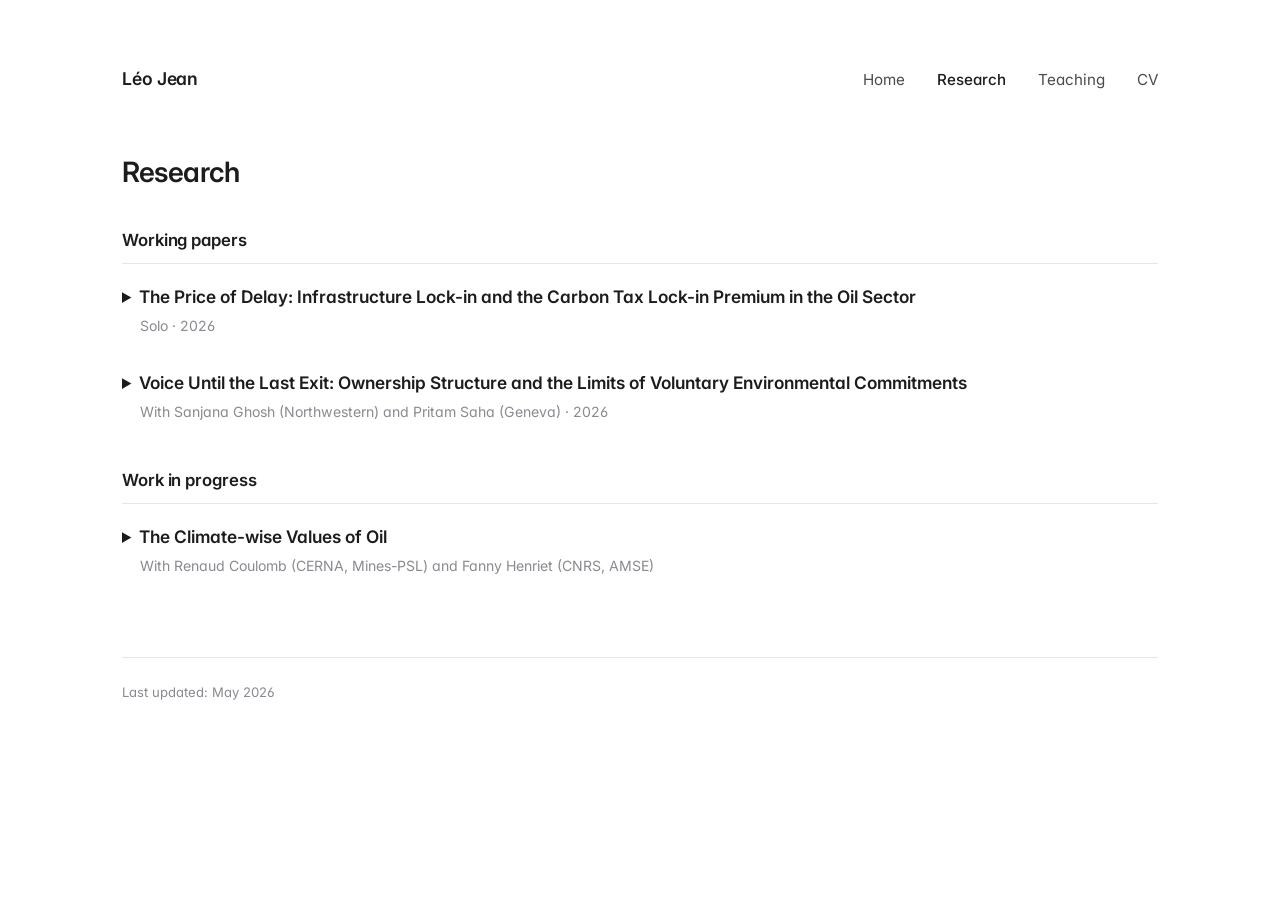
<file: research.html>
<!DOCTYPE html>
<html lang="en">
<head>
  <meta charset="UTF-8">
  <meta name="viewport" content="width=device-width, initial-scale=1.0">
  <title>Research — Léo Jean</title>
  <meta name="description" content="Research papers by Léo Jean on climate policy, oil markets, and carbon mitigation. Working papers and work in progress in environmental and energy economics.">
  <link rel="preconnect" href="https://fonts.googleapis.com">
  <link rel="preconnect" href="https://fonts.gstatic.com" crossorigin>
  <link href="https://fonts.googleapis.com/css2?family=Inter:wght@400;500;600&display=swap" rel="stylesheet">
  <link rel="stylesheet" href="style.css">
</head>
<body>
  <div class="container">

    <header>
      <p class="site-title"><a href="index.html">Léo Jean</a></p>
      <nav>
        <a href="index.html">Home</a>
        <a href="research.html" class="active">Research</a>
        <a href="teaching.html">Teaching</a>
        <a href="cv.html">CV</a>
      </nav>
    </header>

    <main>

      <h1>Research</h1>

      <h2>Working papers</h2>

      <!-- ============ PAPER 1 ============ -->
      <details class="paper">
        <summary>
          <p class="paper-title">
            
            The Price of Delay: Infrastructure Lock-in and the Carbon Tax Lock-in Premium in the Oil Sector
          </p>
          <p class="paper-meta">Solo · 2026</p>
        </summary>
        <div class="paper-body">
          <p class="paper-abstract">
            Delays in climate policy implementation can permanently raise the cost of meeting climate objectives by encouraging fossil fuel investments that lock in future emissions. This paper examines the implications of a delayed implementation of a carbon tax on emissions reductions in the oil producing sector using detailed field-level data on global oil production. I show that delaying a constant carbon tax aligned with the 1.5°C objective from 2016 to 2030 results in a 33% overshoot of the oil carbon budget (19% for an increasing carbon tax). The overshoot is driven by both excess production during the delay and long-term infrastructure lock-in from new investments. I introduce the concept of the carbon tax lock-in premium: the additional tax required after the delay to offset committed emissions from investments that would not have occurred under timely policy but become virtually irreversible once production facilities are built. While this premium remains modest relative to the carbon tax level, ignoring it leads to a residual overshoot of 17 to 19 GtCO2eq (more than 10% of the remaining budget in 2030). The high concentration of lock-in effects in a small number of capital-intensive offshore projects highlights the potential of targeted supply-side policies (particularly bans on new deepwater developments) to substantially mitigate the long-term costs of delayed climate action.
          </p>
          <p class="paper-links">
            <!-- Replace # with your Dropbox / SSRN link -->
            <a href="https://www.dropbox.com/scl/fi/j09xzzpi8sp4abyy35g6c/Jean_The_Price_of_Delay_updated.pdf?rlkey=khxvtbkw8y6310qhao6jjop2g&st=4o57zdg3&dl=0">Latest version (PDF)</a>
          </p>
          <p class="paper-note">
            Previously circulated as <em>The long-term cost of delaying carbon taxation in the oil sector</em>.
          </p>
        </div>
      </details>

      <!-- ============ PAPER 2 ============ -->
      <details class="paper">
        <summary>
          <p class="paper-title">
            
            Voice Until the Last Exit: Ownership Structure and the Limits of Voluntary Environmental Commitments
          </p>
          <p class="paper-meta">
            With Sanjana Ghosh (Northwestern) and Pritam Saha (Geneva) · 2026
          </p>
        </summary>
        <div class="paper-body">
          <p class="paper-abstract">
            The effectiveness of corporate climate initiatives depends not only on firms’ commitments but also on existing asset ownership structures. We study this question in the context of the World Bank’s Zero Routine Flaring by 2030 initiative, under which oil and gas companies pledge to eliminate routine flaring from their assets. Using asset-level ownership and satellite-based flaring measurements for nearly 20,000 oil and gas assets worldwide (2012–2024), we exploit staggered firm endorsements to study how committed firms navigate the tradeoff between voice, exercising governance influence to reduce emissions, and exit, divesting from assets that are costly to decarbonize. Committed ownership reduces flaring gradually but persistently, reaching approximately 45% below pre-commitment levels after nine years. The persistence of these gains hinges on continued committed presence: when the last committed owner divests, flaring rises by roughly 40% within two years and exceeds 90% within six years, a result we term the “last good owner effect.” Retaining at least one committed voice on the board is both necessary and sufficient to sustain emissions discipline.
          </p>
          <p class="paper-links">
            <!-- Replace # with your Dropbox / SSRN link -->
            <a href="https://www.sanjanaghosh.com/files/Ownership_Structure_and_Environmental_Outcomes_in_Oil_and_Gas__Draft.pdf">Latest version (PDF)</a>
          </p>
        </div>
      </details>

      <h2>Work in progress</h2>

      <!-- ============ PAPER 3 ============ -->
      <details class="paper">
        <summary>
          <p class="paper-title">
            
            The Climate-wise Values of Oil
          </p>
          <p class="paper-meta">
            With Renaud Coulomb (CERNA, Mines-PSL) and Fanny Henriet (CNRS, AMSE)
          </p>
        </summary>
        <div class="paper-body">
          <p class="paper-abstract empty"></p>
        </div>
      </details>

    </main>

    <footer>
      Last updated: May 2026
    </footer>

  </div>
</body>
</html>
</file>
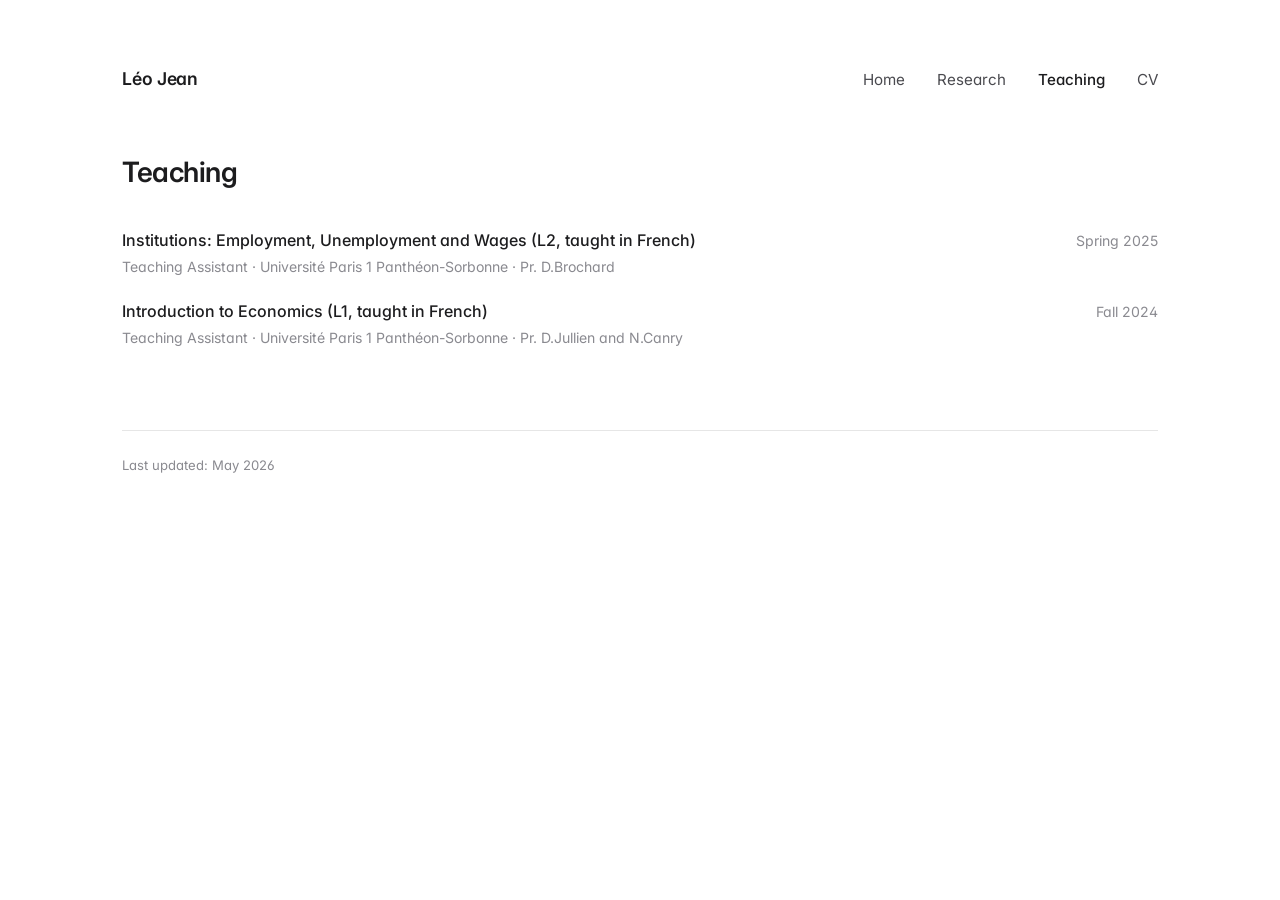
<file: teaching.html>
<!DOCTYPE html>
<html lang="en">
<head>
  <meta charset="UTF-8">
  <meta name="viewport" content="width=device-width, initial-scale=1.0">
  <title>Teaching — Léo Jean</title>
  <link rel="preconnect" href="https://fonts.googleapis.com">
  <link rel="preconnect" href="https://fonts.gstatic.com" crossorigin>
  <link href="https://fonts.googleapis.com/css2?family=Inter:wght@400;500;600&display=swap" rel="stylesheet">
  <link rel="stylesheet" href="style.css">
  <link rel="canonical" href="https://ljean-eco.github.io/teaching.html" />
</head>
<body>
  <div class="container">

    <header>
      <p class="site-title"><a href="index.html">Léo Jean</a></p>
      <nav>
        <a href="index.html">Home</a>
        <a href="research.html">Research</a>
        <a href="teaching.html" class="active">Teaching</a>
        <a href="cv.html">CV</a>
      </nav>
    </header>

    <main>

      <h1>Teaching</h1>

      <div class="course">
        <div class="course-info">
          <p class="course-title">Institutions: Employment, Unemployment and Wages (L2, taught in French)</p>
          <p class="course-inst">Teaching Assistant · Université Paris 1 Panthéon-Sorbonne · Pr. D.Brochard</p>
        </div>
        <span class="course-when">Spring 2025</span>
      </div>

      <div class="course">
        <div class="course-info">
          <p class="course-title">Introduction to Economics (L1, taught in French)</p>
          <p class="course-inst">Teaching Assistant · Université Paris 1 Panthéon-Sorbonne · Pr. D.Jullien and N.Canry</p>
        </div>
        <span class="course-when">Fall 2024</span>
      </div>

    </main>

    <footer>
      Last updated: May 2026
    </footer>

  </div>
</body>
</html>
</file>
<file: style.css>
/* ----------------------------------------------------------------
   Léo Jean — personal site
   Inter throughout, 900px max-width, restrained palette
   ---------------------------------------------------------------- */

:root {
  --text:        #1c1c1e;
  --text-soft:   #4a4a4f;
  --text-faint:  #8a8a90;
  --link:        #1c1c1e;
  --link-accent: #335c81;   /* muted steel blue, for hover only */
  --rule:        #e6e6e6;
  --bg:          #ffffff;
  --max-width:   1100px;
}

* { box-sizing: border-box; }

html { -webkit-text-size-adjust: 100%; }

body {
  margin: 0;
  padding: 0;
  background: var(--bg);
  color: var(--text);
  font-family: "Inter", -apple-system, BlinkMacSystemFont, "Segoe UI", Helvetica, Arial, sans-serif;
  font-size: 16.5px;
  line-height: 1.65;
  font-weight: 400;
  -webkit-font-smoothing: antialiased;
  -moz-osx-font-smoothing: grayscale;
  font-feature-settings: "ss01", "cv11"; /* nicer Inter alternates */
}

.container {
  max-width: var(--max-width);
  margin: 0 auto;
  padding: 4rem 2rem 5rem;
}

/* ---------- header / nav ---------- */
header {
  margin-bottom: 3.5rem;
  display: flex;
  align-items: baseline;
  justify-content: space-between;
  flex-wrap: wrap;
  gap: 1rem;
}

.site-title {
  font-weight: 600;
  font-size: 1.1rem;
  letter-spacing: -0.005em;
  margin: 0;
}
.site-title a {
  color: var(--text);
  text-decoration: none;
  border: none;
}

nav { font-size: 0.95rem; }

nav a {
  color: var(--text-soft);
  text-decoration: none;
  margin-left: 1.75rem;
  font-weight: 400;
  transition: color 0.15s;
}
nav a:first-child { margin-left: 0; }
nav a:hover { color: var(--link-accent); }
nav a.active { color: var(--text); font-weight: 500; }

/* ---------- headings ---------- */
h1 {
  font-weight: 600;
  font-size: 1.75rem;
  letter-spacing: -0.015em;
  margin: 0 0 2rem;
}

h2 {
  font-weight: 600;
  font-size: 1.05rem;
  letter-spacing: -0.005em;
  color: var(--text);
  margin: 2.75rem 0 1.25rem;
  padding-bottom: 0.5rem;
  border-bottom: 1px solid var(--rule);
}

h2:first-of-type { margin-top: 0; }

/* ---------- text & links ---------- */
p { margin: 0 0 1.1rem; }

a {
  color: var(--text);
  text-decoration: underline;
  text-decoration-color: var(--rule);
  text-underline-offset: 3px;
  text-decoration-thickness: 1px;
  transition: color 0.15s, text-decoration-color 0.15s;
}
a:hover {
  color: var(--link-accent);
  text-decoration-color: var(--link-accent);
}

strong, b { font-weight: 600; }

/* ---------- home: photo + bio side by side ---------- */
.intro {
  display: grid;
  grid-template-columns: 300px 1fr;
  gap: 2.5rem;
  align-items: start;
  margin-bottom: 2rem;
}

.photo {
  width: 300px;
  height: 375px;
  background: #f3f3f3;
  border: 1px solid var(--rule);
  display: flex;
  align-items: center;
  justify-content: center;
  color: var(--text-faint);
  font-size: 0.85rem;
}
.photo img {
  width: 100%;
  height: 100%;
  object-fit: cover;
  display: block;
}

.bio p:first-child { margin-top: -0.3rem; }

/* ---------- contact / affiliation blocks ---------- */
.meta-block {
  margin: 1.5rem 0;
  font-size: 0.95rem;
}
.meta-block .label {
  font-size: 0.78rem;
  text-transform: uppercase;
  letter-spacing: 0.08em;
  font-weight: 600;
  color: var(--text-faint);
  display: block;
  margin-bottom: 0.4rem;
}
.meta-block ul { list-style: none; padding: 0; margin: 0; }
.meta-block li {
  margin-bottom: 0.2rem;
  color: var(--text-soft);
}
.meta-block a { color: var(--text); }

.social {
  margin-top: 2rem;
  display: flex;
  gap: 1.5rem;
  font-size: 0.95rem;
}

/* ---------- research papers ---------- */
.paper { margin-bottom: 2rem; }

.paper > summary {
  cursor: pointer;
  padding: 0;
  margin: 0;
  outline: none;
}

.paper-title {
  font-weight: 600;
  font-size: 1.08rem;
  color: var(--text);
  margin: 0 0 0.3rem;
  line-height: 1.4;
  display: inline;
}

.paper-meta {
  font-size: 0.88rem;
  color: var(--text-faint);
  margin: 0.2rem 0 0 1.1rem;
}
.paper-meta a { color: var(--text-soft); }

.paper-body {
  margin: 0.75rem 0 0 1.1rem;
  padding-left: 0.9rem;
  border-left: 2px solid var(--rule);
}

.paper-abstract {
  font-size: 0.95rem;
  color: var(--text-soft);
  margin-bottom: 0.5rem;
}

.paper-abstract.empty::before {
  content: "Abstract coming soon.";
  font-style: italic;
  color: var(--text-faint);
}

.paper-links {
  font-size: 0.88rem;
  margin-top: 0.5rem;
}
.paper-links a {
  margin-right: 1.25rem;
  color: var(--text-soft);
}

.paper-note {
  font-size: 0.88rem;
  color: var(--text-faint);
  margin: 0.5rem 0 0;
  font-style: italic;
}

/* ---------- teaching ---------- */
.course {
  margin-bottom: 1.25rem;
  display: flex;
  justify-content: space-between;
  align-items: baseline;
  gap: 1rem;
  flex-wrap: wrap;
}
.course-info {
  flex: 1;
  min-width: 0;
}
.course-title {
  font-weight: 500;
  font-size: 1rem;
  margin: 0;
  color: var(--text);
}
.course-inst {
  font-size: 0.88rem;
  color: var(--text-faint);
  margin: 0.1rem 0 0;
}
.course-when {
  font-size: 0.88rem;
  color: var(--text-faint);
  white-space: nowrap;
}

/* ---------- cv page ---------- */
.cv-note {
  font-size: 0.95rem;
  color: var(--text-soft);
  margin-bottom: 1.5rem;
}
.cv-embed {
  width: 100%;
  height: 88vh;
  border: 1px solid var(--rule);
}

/* ---------- footer ---------- */
footer {
  margin-top: 5rem;
  padding-top: 1.5rem;
  border-top: 1px solid var(--rule);
  font-size: 0.82rem;
  color: var(--text-faint);
}

/* ---------- mobile ---------- */
@media (max-width: 640px) {
  .container { padding: 2.5rem 1.25rem 3rem; }
  body { font-size: 16px; }
  header { flex-direction: column; align-items: flex-start; gap: 0.75rem; }
  nav a { margin-left: 0; margin-right: 1.25rem; }
  .intro { grid-template-columns: 1fr; gap: 1.5rem; }
  .photo { width: 220px; height: 275px; }
  h1 { font-size: 1.5rem; }
  .course { flex-direction: column; gap: 0.1rem; }
}
</file>
